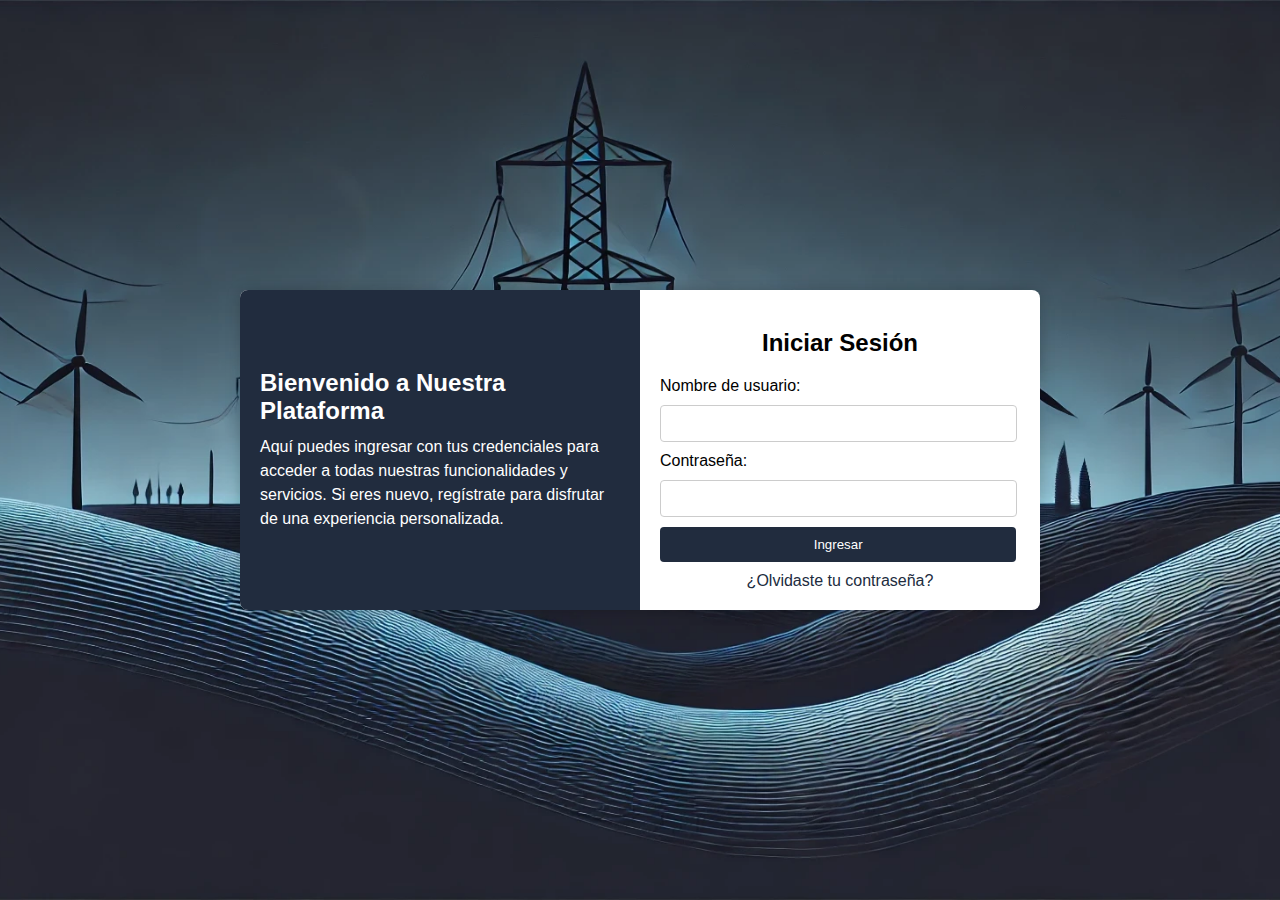
<file: index.html>
<!DOCTYPE html>
<html lang="es">
<head>
    <meta charset="UTF-8">
    <meta name="viewport" content="width=device-width, initial-scale=1.0">
    <title>Formulario de Login</title>
    <style>
        body {
            font-family: Arial, sans-serif;
            background-image: url('imagen_fondo.png') ;
            background-size: cover;
            background-position: center;
            display: flex;
            justify-content: center;
            align-items: center;
            height: 100vh;
            margin: 0;
        }
        .container {
            display: flex;
            width: 800px;
            background-color: white;
            border-radius: 8px;
            box-shadow: 0 0 15px rgba(0, 0, 0, 0.2);
            overflow: hidden;
        }
        .text-section, .login-container {
            padding: 20px;
        }
        .text-section {
            width: 50%;
            background-color: #212C3E;
            color: white;
            display: flex;
            flex-direction: column;
            justify-content: center;
        }
        .text-section h2 {
            margin: 0 0 10px;
        }
        .text-section p {
            margin: 0;
            line-height: 1.5;
        }
        .login-container {
            width: 50%;
        }
        .login-container h2 {
            text-align: center;
            margin-bottom: 20px;
        }
        .login-container input[type="text"] {
            width: 93%;
            padding: 10px;
            margin: 10px 0;
            border: 1px solid #ccc;
            border-radius: 4px;
        }
        .login-container input[type="password"] {
            width: 93%;
            padding: 10px;
            margin: 10px 0;
            border: 1px solid #ccc;
            border-radius: 4px;
        }
        .login-container input[type="submit"] {
            width: 99%;
            padding: 10px;
            background-color: #212C3E;
            color: white;
            border: none;
            border-radius: 4px;
            cursor: pointer;
        }
        .login-container input[type="submit"]:hover {
            background-color: #212C3E;
        }

        .forgot-password {
            text-align: center;
            display: block;
            margin-top: 10px;
            color: #212C3E;
            text-decoration: none;
        }
    </style>
</head>
<body>
    <div class="container">
        <div class="text-section">
            <h2>Bienvenido a Nuestra Plataforma</h2>
            <p>Aquí puedes ingresar con tus credenciales para acceder a todas nuestras funcionalidades y servicios. Si eres nuevo, regístrate para disfrutar de una experiencia personalizada.</p>
        </div>
        <div class="login-container">
            <h2>Iniciar Sesión</h2>
            <form action="dashboard/index.html" method="get">
                <label for="username">Nombre de usuario:</label>
                <input type="text" id="username" name="username" required>  

                <label for="password">Contraseña:</label>
                <input type="password" id="password" name="password" required>    

                <input type="submit" value="Ingresar">
            </form>
            <a href="####" class="forgot-password">¿Olvidaste tu contraseña?</a>
        </div>
    </div>
</body>
</html>
</file>
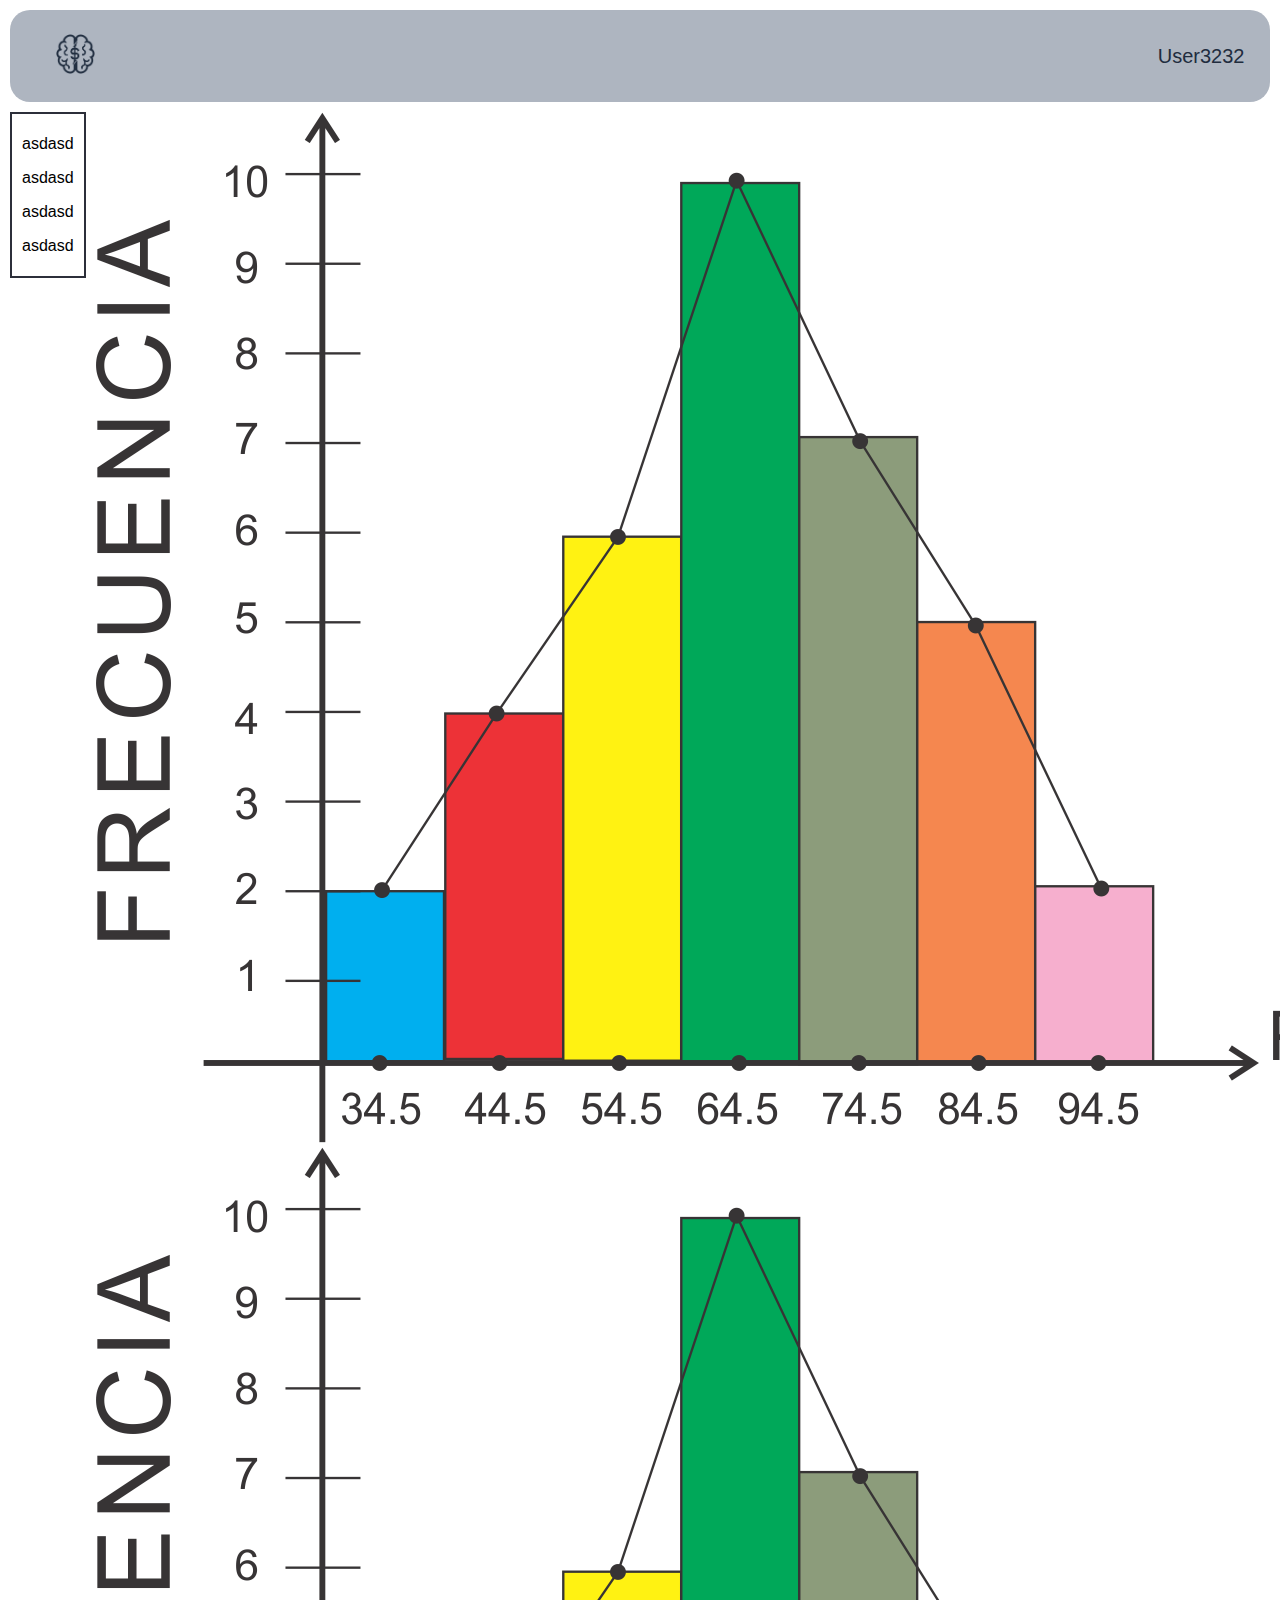
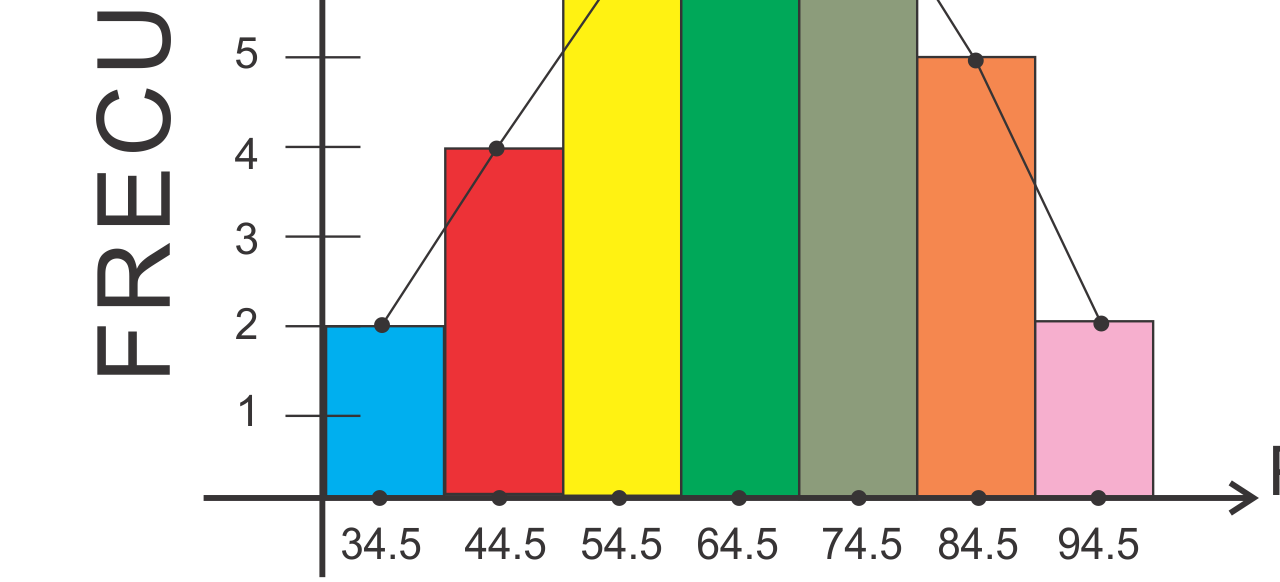
<file: inicio.html>
<!DOCTYPE html>
<html lang="es">
<head>
    <meta charset="UTF-8">
    <meta name="viewport" content="width=device-width, initial-scale=1.0">
    <title>Barra de Inicio</title>
    <style>
        body {
            font-family: Arial, sans-serif;
            margin: 0;
            padding: 0;
        }

        /* barra navegacion*/

        .navbar {
            margin: 10px;
            
            background-color: #aeb5c0;
            display: flex;
            align-items: center; 
            justify-content: space-between; 
            padding: 10px 2%; 
            box-sizing: border-box; 
            z-index: 999;
            border-radius: 20px;
        }
        .navbar a {
            color: white;
            text-align: center;
            padding: 14px 20px;
            text-decoration: none;
        }
        .navbar a:hover {
            background-color: #575757;
        }
        .navbar .logo img {
            height: 40px;
            width: auto;
        }
        .menu-right {
            display: flex;
            align-items: center;
        }

        /* letras */
        .user { 
            color: #212C3E;
            font-size: 20px;    
        }

        /* abajo */
        .container {
            
            display: flex;
            gap: 10px; 
        }
        .column {
            border: 2px solid #2C2F3A; 
        }
        .left-column {
            padding: 5px 10px;
            margin-left:10px;
            width: 40%; 
            height: 100%; 
        }
        .center-column {
            
            width: 100%; 
            height: 300px;
        }
        .right-column {
            margin-right:10px;
            width: 100%; 
            height: 300px;
        }
    </style>
</head>
<body>
    <div class="navbar">
        <a href="#" class="logo">
            <img src="logo.png" alt="Logo">
        </a>    
        <div class="menu-right">
            <p class="user">User3232</p>
        </div>
    </div>

    <div class="container">
        <div class="column left-column">
            <p>asdasd</p>
            <p>asdasd</p>
            <p>asdasd</p>
            <p>asdasd</p>

        </div>
        <div class="center-column">
            <img src="grafico1.png" alt="Logo" width="auto" height="auto">
            <img src="grafico1.png" alt="Logo" width="auto" height="auto">
        </div>
        <div class="column right-column"></div>
    </div>
    
</body>
</html>
</file>
